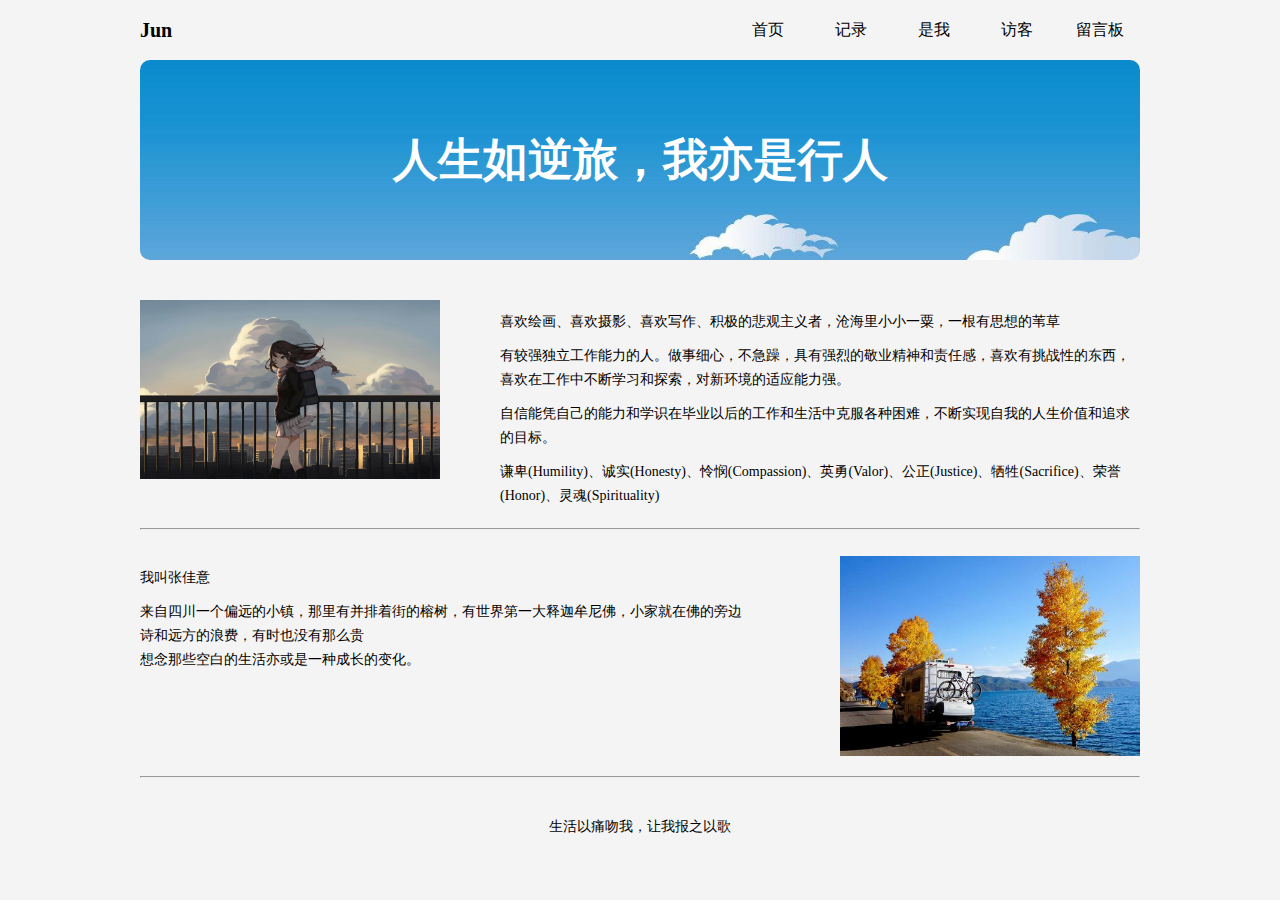
<file: geren.html>
<!DOCTYPE HTML>
<html>
<head>
<meta http-equiv="Content-Type" content="text/html; charset=utf-8">
<title>唯有孤独，恒常如新</title>
<link rel="stylesheet" href="css/css.css">
</head>
<body>
<div id="toubu">
  <div class="div_01">Jun</div>
  <div class="div_02">
    <ul>
      <li><a href="index.html">首页</a></li>
      <li><a href="wenzhang.html">记录</a></li>
      <li><a href="geren.html">是我</a></li>
      <li><a href="quanzi.html">访客</a></li>
      <li><a href="liuyan.html">留言板</a></li>
    </ul>
  </div>
</div>
<div class="inbanner">
  <h2>人生如逆旅，我亦是行人</h2>
</div>
<div id="section">
  <div class="c" > <img src="img/img_01.jpg" width="300">
    <div>
      <p>喜欢绘画、喜欢摄影、喜欢写作、积极的悲观主义者，沧海里小小一粟，一根有思想的苇草</p>
      <p>有较强独立工作能力的人。做事细心，不急躁，具有强烈的敬业精神和责任感，喜欢有挑战性的东西，喜欢在工作中不断学习和探索，对新环境的适应能力强。</p>
      <p>自信能凭自己的能力和学识在毕业以后的工作和生活中克服各种困难，不断实现自我的人生价值和追求的目标。</p>
      <p>谦卑(Humility)、诚实(Honesty)、怜悯(Compassion)、英勇(Valor)、公正(Justice)、牺牲(Sacrifice)、荣誉(Honor)、灵魂(Spirituality)</p>
    </div>
  </div>
  <hr>
  <div class="c fr" > <img src="img/lv.jpg" class="" width="300">
    <div>
      <p>我叫张佳意</p>
      <p>来自四川一个偏远的小镇，那里有并排着街的榕树，有世界第一大释迦牟尼佛，小家就在佛的旁边<br>
        诗和远方的浪费，有时也没有那么贵 <br>
        想念那些空白的生活亦或是一种成长的变化。</p>
    </div>
  </div>
  <hr>
</div>
<div id="jiaobu">
  <p>生活以痛吻我，让我报之以歌</p>
</div>
</body>
</html>
</file>
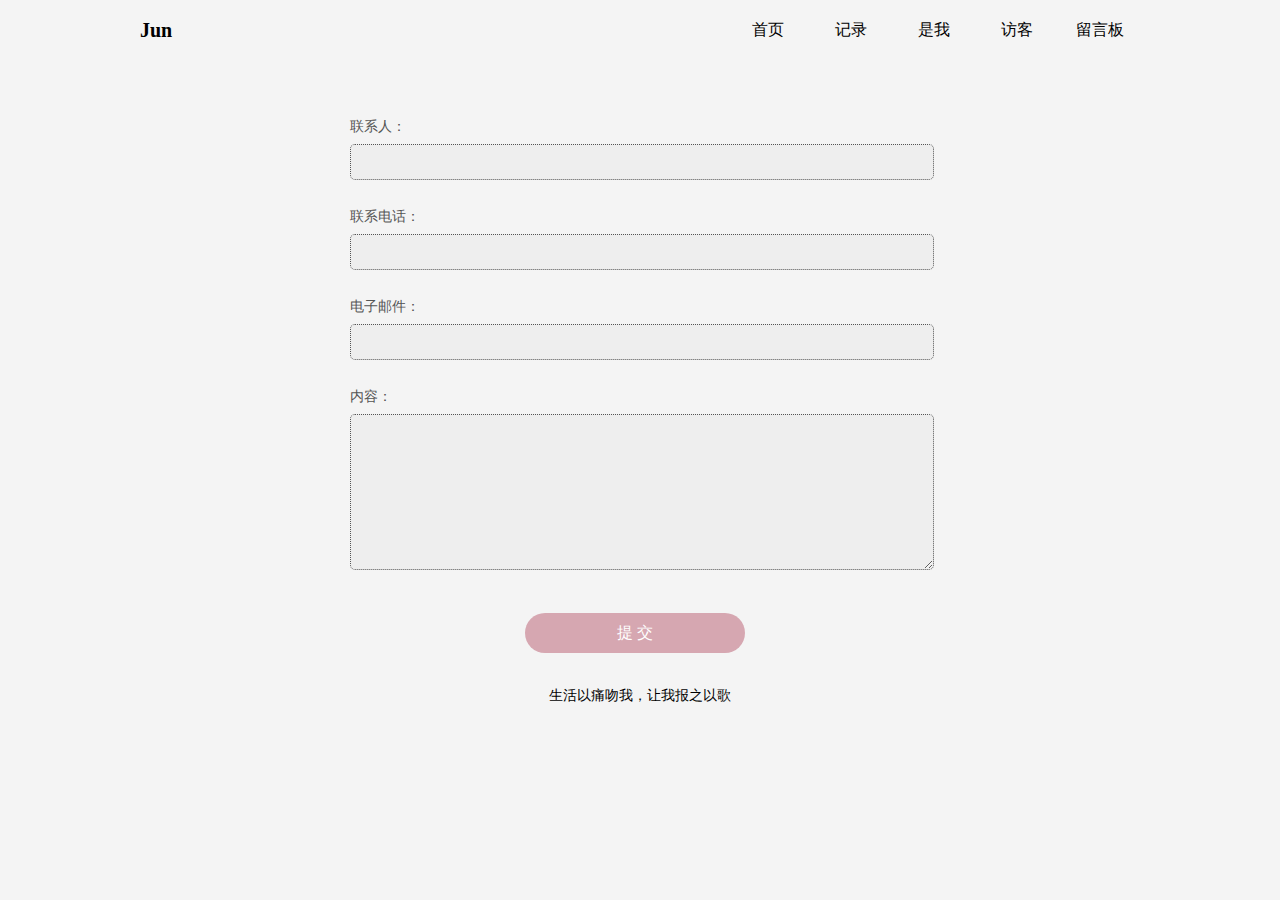
<file: liuyan.html>
<!DOCTYPE HTML>
<html>
<head>
<meta http-equiv="Content-Type" content="text/html; charset=utf-8">
<title>唯有孤独，恒常如新</title>
<link rel="stylesheet" href="css/css.css">
</head>
<body>
<div id="toubu">
  <div class="div_01">Jun</div>
  <div class="div_02">
    <ul>
      <li><a href="index.html">首页</a></li>
      <li><a href="wenzhang.html">记录</a></li>
      <li><a href="geren.html">是我</a></li>
      <li><a href="quanzi.html">访客</a></li>
      <li><a href="liuyan.html">留言板</a></li>
    </ul>
  </div>

</div>

<div id="section">
	<div class="biaodan">
  
    <div class="danbiaodan">
      <p>联系人：</p>
      <p>
        <input type="text" name="title" class="layui-input">
      </p>
    </div>
    <div class="danbiaodan">
      <p>联系电话：</p>
      <p>
        <input type="text" name="title" class="layui-input">
      </p>
    </div>
    <div class="danbiaodan">
      <p>电子邮件：</p>
      <p>
        <input type="text" name="title" class="layui-input">
      </p>
    </div>
	<div class="danbiaodan">
      <p>内容：</p>
      <p>
        <textarea type="text" name="title" class="layui-input" rows="10"></textarea>
      </p>
    </div>
  <br>
<br>

	<div class="tijiao"><button type="button">提 交</button></div>
  </div>
</div>

<div id="jiaobu">
  <p>生活以痛吻我，让我报之以歌</p>
	
</div>
</body>
</html>
</file>
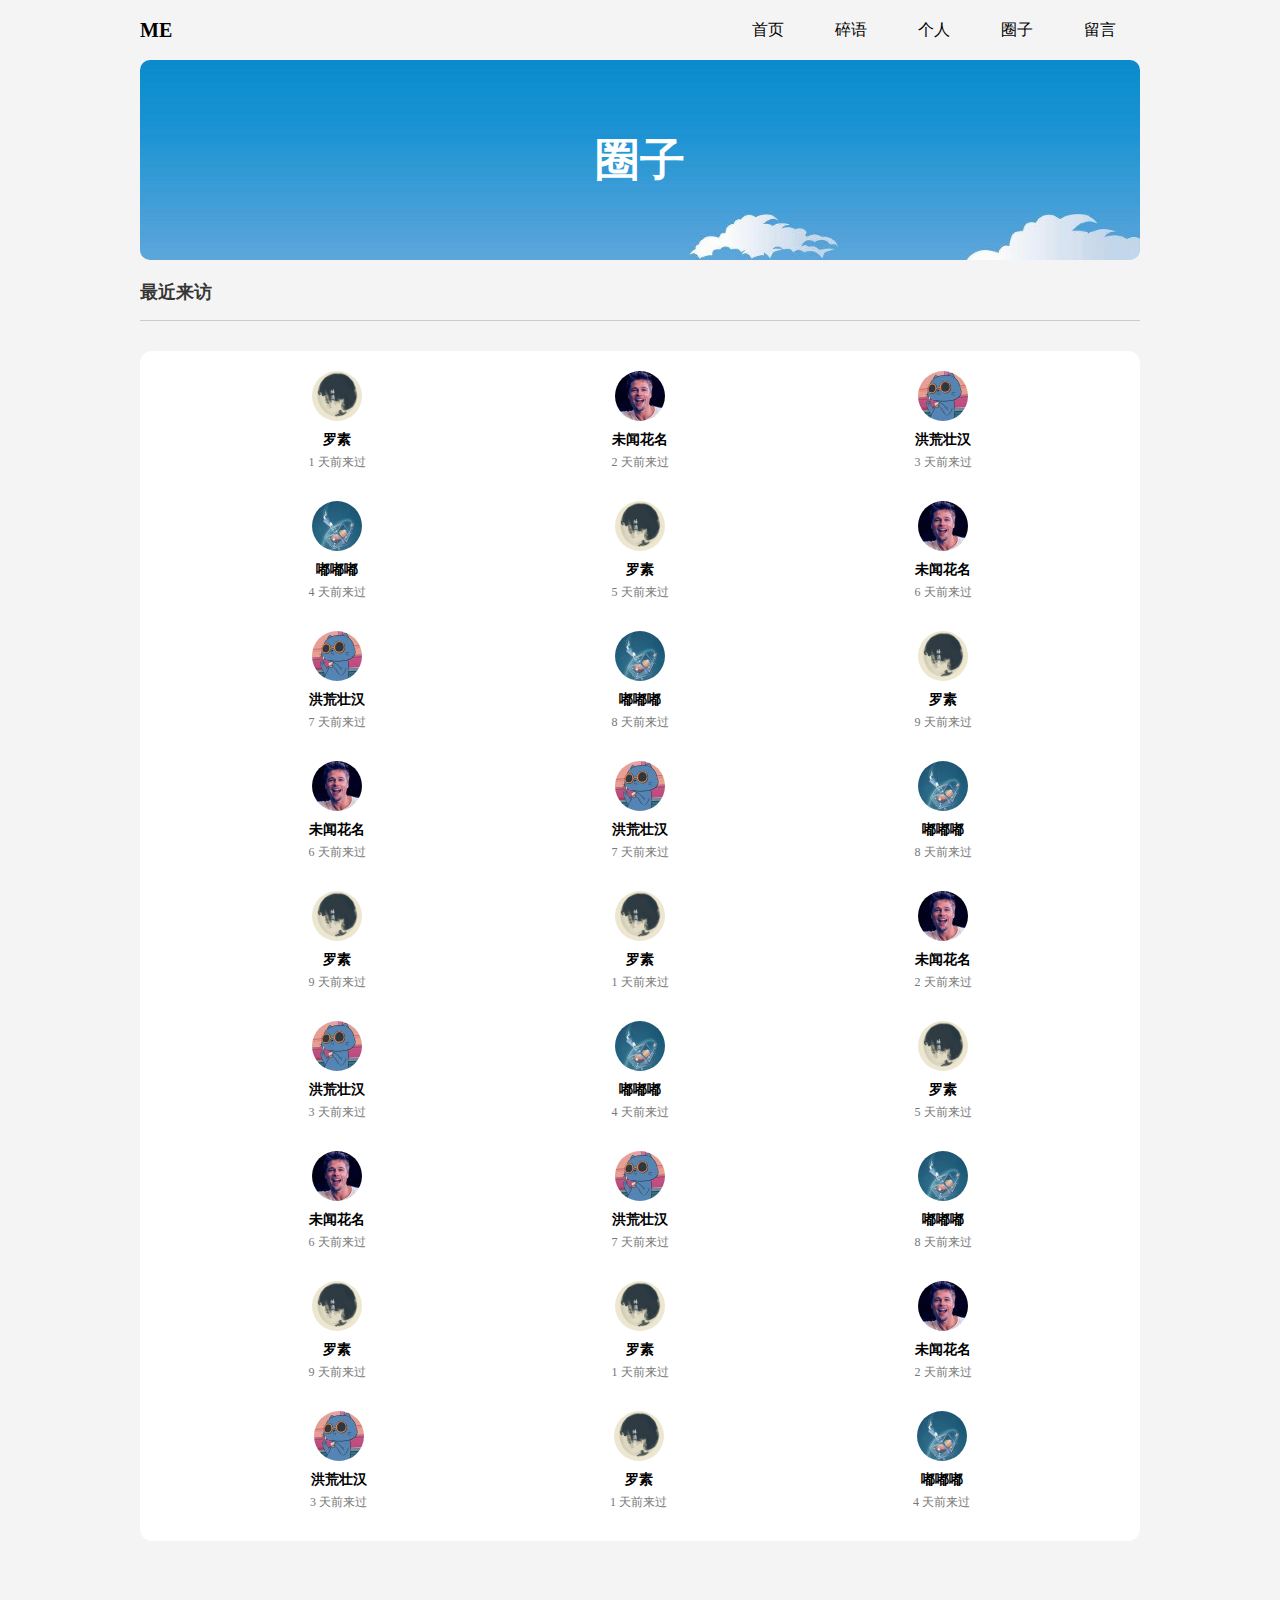
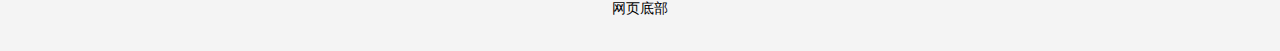
<file: quanzi.html>
<!DOCTYPE HTML>
<html>
<head>
<meta http-equiv="Content-Type" content="text/html; charset=utf-8">
<title>博客</title>
<link rel="stylesheet" href="css/css.css">
</head>
<body>
<div id="toubu">
  <div class="div_01">ME</div>
  <div class="div_02">
    <ul>
      <li><a href="index.html">首页</a></li>
      <li><a href="wenzhang.html">碎语</a></li>
      <li><a href="geren.html">个人</a></li>
      <li><a href="quanzi.html">圈子</a></li>
      <li><a href="liuyan.html">留言</a></li>
    </ul>
  </div>
</div>

<div class="inbanner">
 	<h2>圈子</h2>
</div>
<div id="section">
	
	<div class="div_right in" style="width:100%">
		<h2>最近来访</h2>
		<ul>
			<li>
				<img src="img/touxiang_01.jpg" alt="">
				<h3>罗素</h3>
				<p>1 天前来过</p>
			</li>
			<li>
				<img src="img/touxiang_02.jpg" alt="">
				<h3>未闻花名</h3>
				<p>2 天前来过</p>
			</li>
			<li>
				<img src="img/touxiang_03.jpg" alt="">
				<h3>洪荒壮汉</h3>
				<p>3 天前来过</p>
			</li>
			<li>
				<img src="img/touxiang_04.jpg" alt="">
				<h3>嘟嘟嘟</h3>
				<p>4 天前来过</p>
			</li>
			<li>
				<img src="img/touxiang_01.jpg" alt="">
				<h3>罗素</h3>
				<p>5 天前来过</p>
			</li>
			<li>
				<img src="img/touxiang_02.jpg" alt="">
				<h3>未闻花名</h3>
				<p>6 天前来过</p>
			</li>
			<li>
				<img src="img/touxiang_03.jpg" alt="">
				<h3>洪荒壮汉</h3>
				<p>7 天前来过</p>
			</li>
			<li>
				<img src="img/touxiang_04.jpg" alt="">
				<h3>嘟嘟嘟</h3>
				<p>8 天前来过</p>
			</li>
			<li>
				<img src="img/touxiang_01.jpg" alt="">
				<h3>罗素</h3>
				<p>9 天前来过</p>
			</li>
		
			<li>
				<img src="img/touxiang_02.jpg" alt="">
				<h3>未闻花名</h3>
				<p>6 天前来过</p>
			</li>
			<li>
				<img src="img/touxiang_03.jpg" alt="">
				<h3>洪荒壮汉</h3>
				<p>7 天前来过</p>
			</li>
			<li>
				<img src="img/touxiang_04.jpg" alt="">
				<h3>嘟嘟嘟</h3>
				<p>8 天前来过</p>
			</li>
			<li>
				<img src="img/touxiang_01.jpg" alt="">
				<h3>罗素</h3>
				<p>9 天前来过</p>
			</li>
				<li>
				<img src="img/touxiang_01.jpg" alt="">
				<h3>罗素</h3>
				<p>1 天前来过</p>
			</li>
			<li>
				<img src="img/touxiang_02.jpg" alt="">
				<h3>未闻花名</h3>
				<p>2 天前来过</p>
			</li>
			<li>
				<img src="img/touxiang_03.jpg" alt="">
				<h3>洪荒壮汉</h3>
				<p>3 天前来过</p>
			</li>
			<li>
				<img src="img/touxiang_04.jpg" alt="">
				<h3>嘟嘟嘟</h3>
				<p>4 天前来过</p>
			</li>
			<li>
				<img src="img/touxiang_01.jpg" alt="">
				<h3>罗素</h3>
				<p>5 天前来过</p>
			</li><li>
				<img src="img/touxiang_02.jpg" alt="">
				<h3>未闻花名</h3>
				<p>6 天前来过</p>
			</li>
			<li>
				<img src="img/touxiang_03.jpg" alt="">
				<h3>洪荒壮汉</h3>
				<p>7 天前来过</p>
			</li>
			<li>
				<img src="img/touxiang_04.jpg" alt="">
				<h3>嘟嘟嘟</h3>
				<p>8 天前来过</p>
			</li>
			<li>
				<img src="img/touxiang_01.jpg" alt="">
				<h3>罗素</h3>
				<p>9 天前来过</p>
			</li>
				<li>
				<img src="img/touxiang_01.jpg" alt="">
				<h3>罗素</h3>
				<p>1 天前来过</p>
			</li>
			<li>
				<img src="img/touxiang_02.jpg" alt="">
				<h3>未闻花名</h3>
				<p>2 天前来过</p>
			</li>
			<li>
				<img src="img/touxiang_03.jpg" alt="">
				<h3>洪荒壮汉</h3>
				<p>3 天前来过</p>
			</li><li>
				<img src="img/touxiang_01.jpg" alt="">
				<h3>罗素</h3>
				<p>1 天前来过</p>
			</li>
			<li>
				<img src="img/touxiang_04.jpg" alt="">
				<h3>嘟嘟嘟</h3>
				<p>4 天前来过</p>
			</li>
		</ul>
		
	</div>
</div>

<div id="jiaobu">
	<p>网页底部</p>
	
</div>
</body>
</html>
</file>
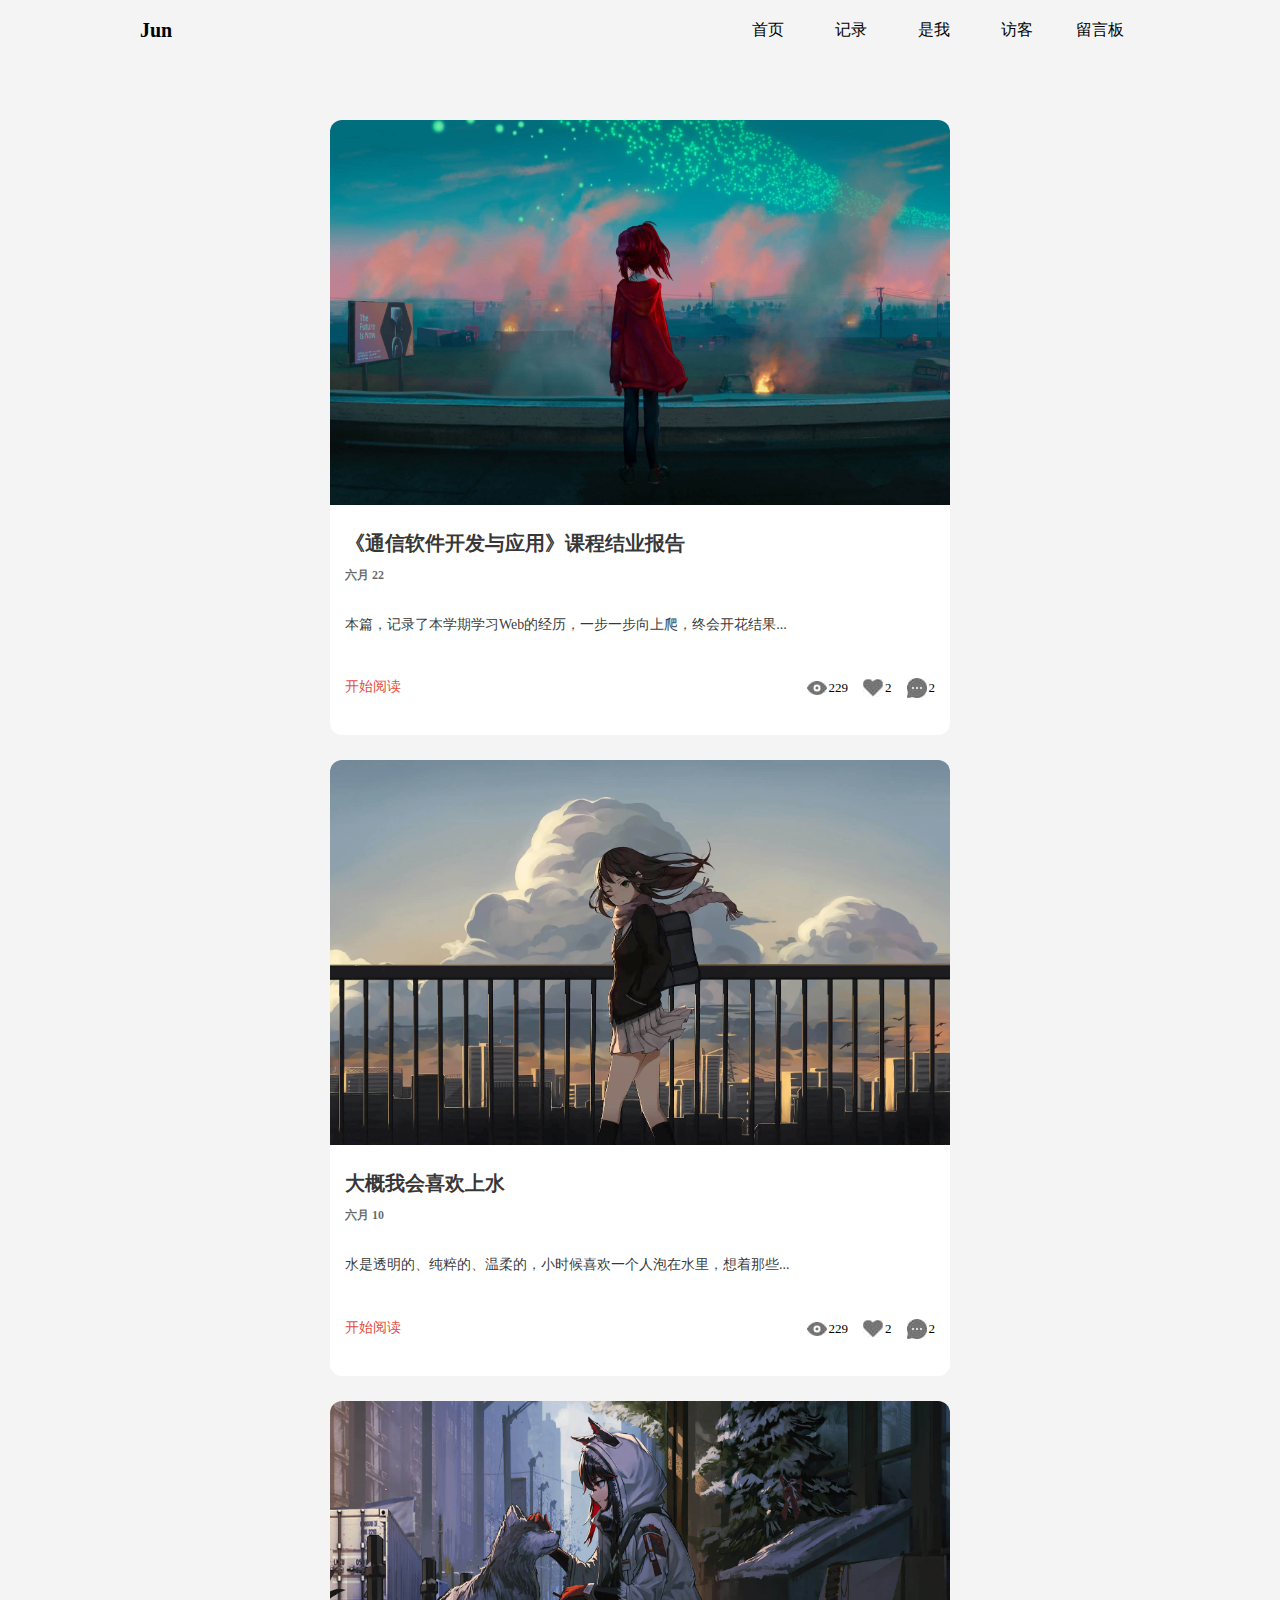
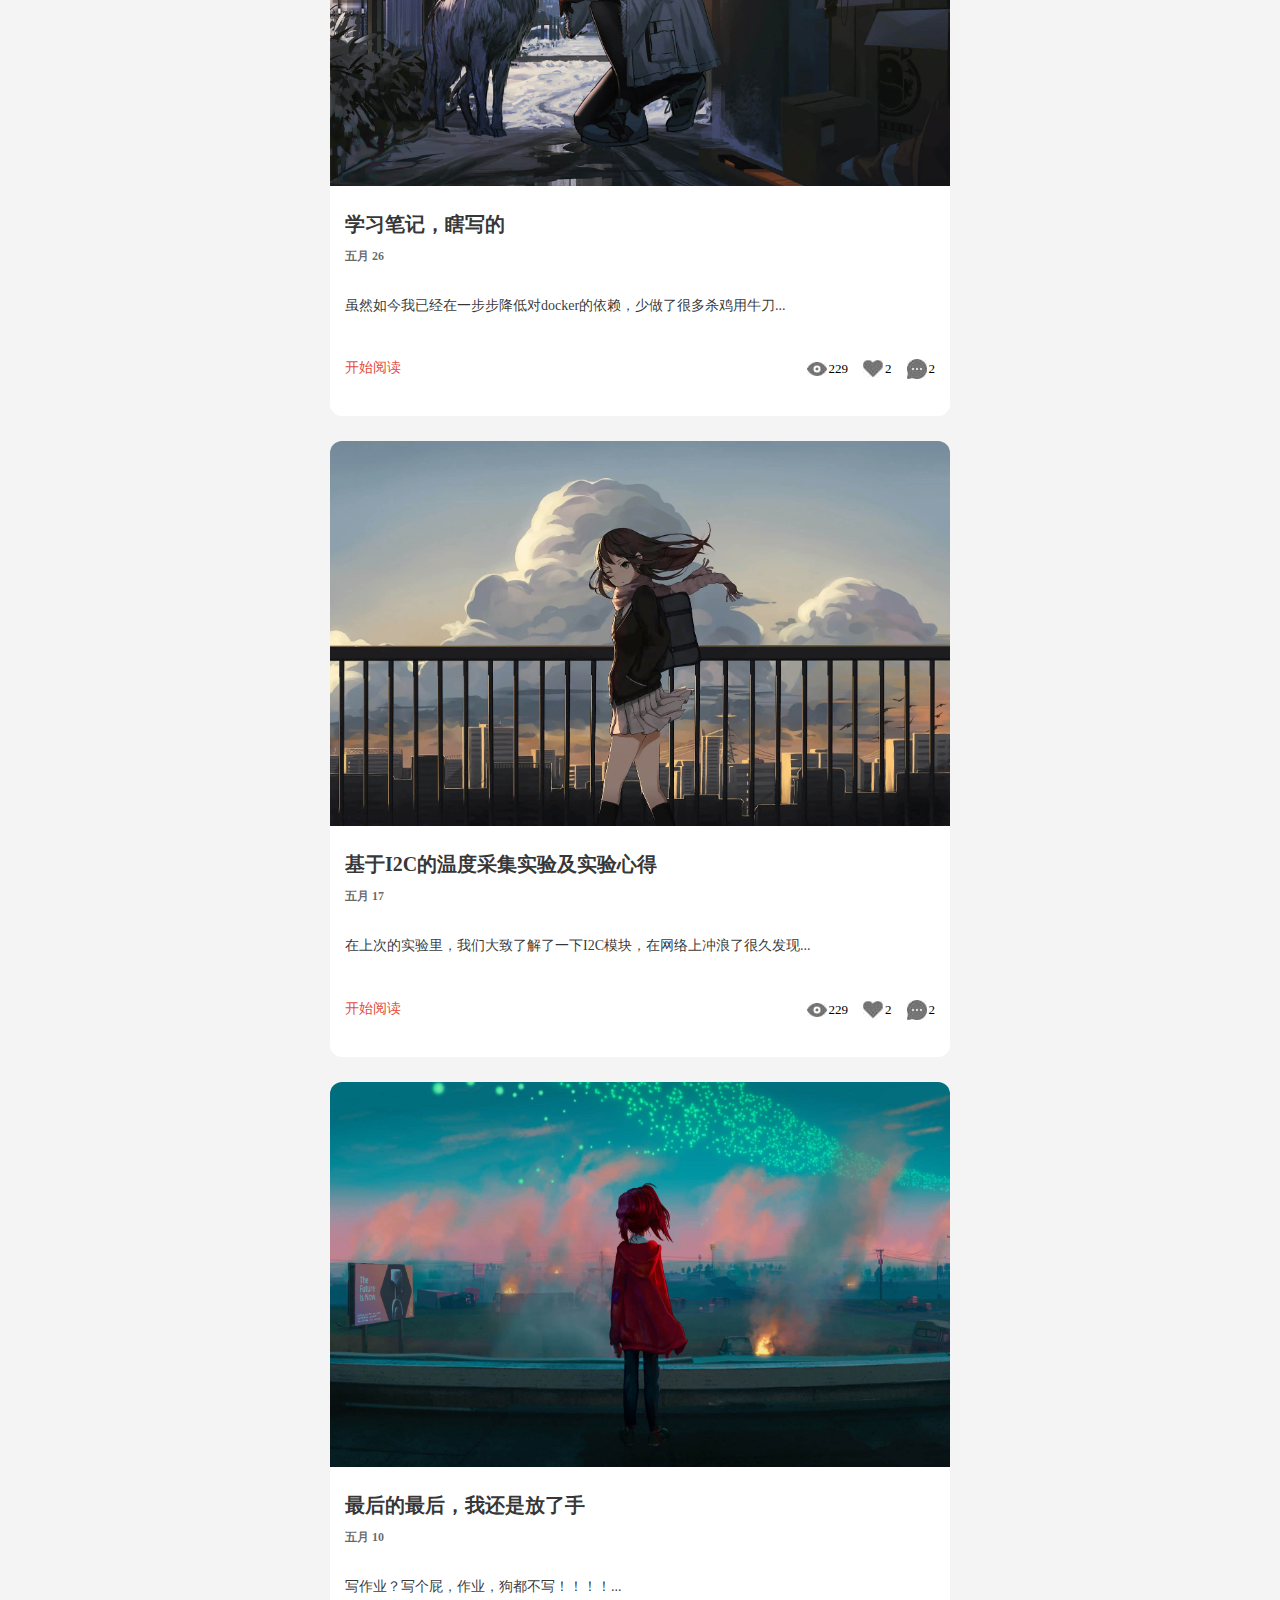
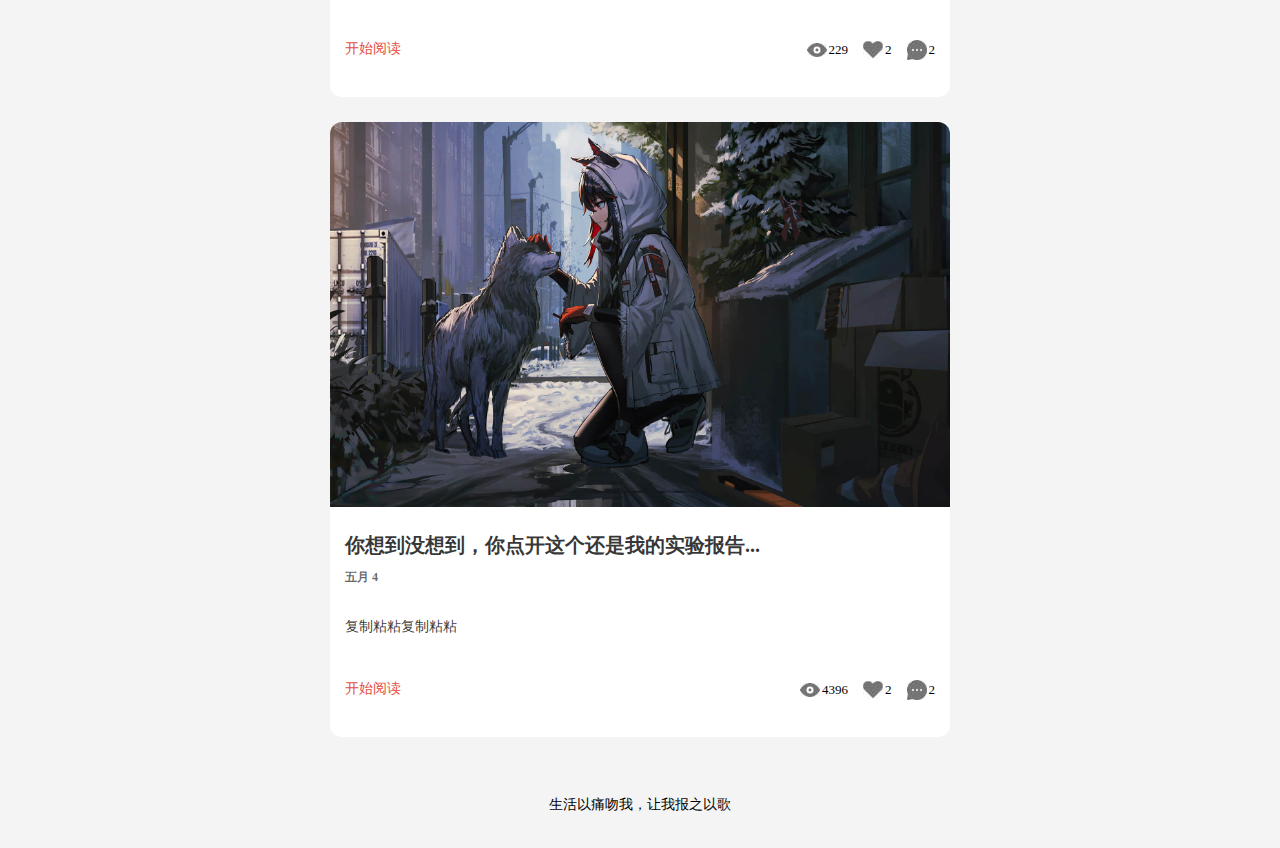
<file: wenzhang.html>
<!DOCTYPE HTML>
<html>
<head>
<meta http-equiv="Content-Type" content="text/html; charset=utf-8">
<title>唯有孤独，恒常如新</title>
<link rel="stylesheet" href="css/css.css">
</head>
<body>
<div id="toubu">
	<div class="div_01">Jun</div>
  <div class="div_02">
    <ul>
		<li><a href="index.html">首页</a></li>
		<li><a href="wenzhang.html">记录</a></li>
		<li><a href="geren.html">是我</a></li>
		<li><a href="quanzi.html">访客</a></li>
		<li><a href="liuyan.html">留言板</a></li>
    </ul>
  </div>
</div>

<div id="section">
	<div class="div_left" style="float:none; margin:0 auto; padding-top:60px">

		<div class="item">
				<a href="wxneirong.html"><div class="pic"><img src="img/img_02.jpg" alt=""></div>	</a>
			<div class="box">
				<h3>《通信软件开发与应用》课程结业报告</h3>
				<h4>六月 22</h4>
				<p>本篇，记录了本学期学习Web的经历，一步一步向上爬，终会开花结果...</p>
				<dl>
					<dt><a href="wxneirong.html">开始阅读</a></dt>
					<dd><img src="img/icon_01.jpg" alt="">229 <img src="img/icon_02.jpg" alt="">2 <img src="img/icon_03.jpg">2</dd>
				</dl>
			</div>
		</div>
	
		<div class="item">
			<a href="wxneirong.html"><div class="pic"><img src="img/img_01.jpg" alt=""></div>	</a>
			<div class="box">
				<h3>大概我会喜欢上水</h3>
                  <h4>六月 10</h4>
                  <p>水是透明的、纯粹的、温柔的，小时候喜欢一个人泡在水里，想着那些...</p>
                  <dl>
					<dt><a href="wxneirong.html">开始阅读</a></dt>
					<dd><img src="img/icon_01.jpg" alt="">229 <img src="img/icon_02.jpg" alt="">2 <img src="img/icon_03.jpg">2</dd>
				</dl>
			</div>
		</div>
		
		<div class="item">
			<a href="wxneirong.html"><div class="pic"><img src="img/img_03.jpg" alt=""></div>	</a>
			<div class="box">
				<h3>学习笔记，瞎写的</h3>
				<h4>五月 26</h4>
				<p>虽然如今我已经在一步步降低对docker的依赖，少做了很多杀鸡用牛刀...</p>
				<dl>
					<dt><a href="wxneirong.html">开始阅读</a></dt>
					<dd><img src="img/icon_01.jpg" alt="">229 <img src="img/icon_02.jpg" alt="">2 <img src="img/icon_03.jpg">2</dd>
				</dl>
			</div>
		</div>
		
		<div class="item">
			<a href="wxneirong.html"><div class="pic"><img src="img/img_01.jpg" alt=""></div>	</a>
			<div class="box">
				<h3>基于I2C的温度采集实验及实验心得</h3>
				<h4>五月 17</h4>
				<p>在上次的实验里，我们大致了解了一下I2C模块，在网络上冲浪了很久发现...</p>
				<dl>
					<dt><a href="wxneirong.html">开始阅读</a></dt>
					<dd><img src="img/icon_01.jpg" alt="">229 <img src="img/icon_02.jpg" alt="">2 <img src="img/icon_03.jpg">2</dd>
				</dl>
			</div>
		</div>
		
		<div class="item">
			<a href="wxneirong.html"><div class="pic"><img src="img/img_02.jpg" alt=""></div>	</a>
			<div class="box">
				<h3>最后的最后，我还是放了手</h3>
				<h4>五月 10</h4>
				<p>写作业？写个屁，作业，狗都不写！！！！...</p>
				<dl>
					<dt><a href="wxneirong.html">开始阅读</a></dt>
					<dd><img src="img/icon_01.jpg" alt="">229 <img src="img/icon_02.jpg" alt="">2 <img src="img/icon_03.jpg">2</dd>
				</dl>
			</div>
		</div>
		
		<div class="item">
			<a href="wxneirong.html"><div class="pic"><img src="img/img_03.jpg" alt=""></div>	</a>
			<div class="box">
				<h3>你想到没想到，你点开这个还是我的实验报告...</h3>
				<h4>五月 4</h4>
				<p>复制粘粘复制粘粘</p>
				<dl>
					<dt><a href="wxneirong.html">开始阅读</a></dt>
					<dd><img src="img/icon_01.jpg" alt="">4396 <img src="img/icon_02.jpg" alt="">2 <img src="img/icon_03.jpg">2</dd>
				</dl>
			</div>
		</div>
		
		
	</div>
	
</div>

<div id="jiaobu">
	<p>生活以痛吻我，让我报之以歌</p>
	
</div>
</body>
</html>
</file>
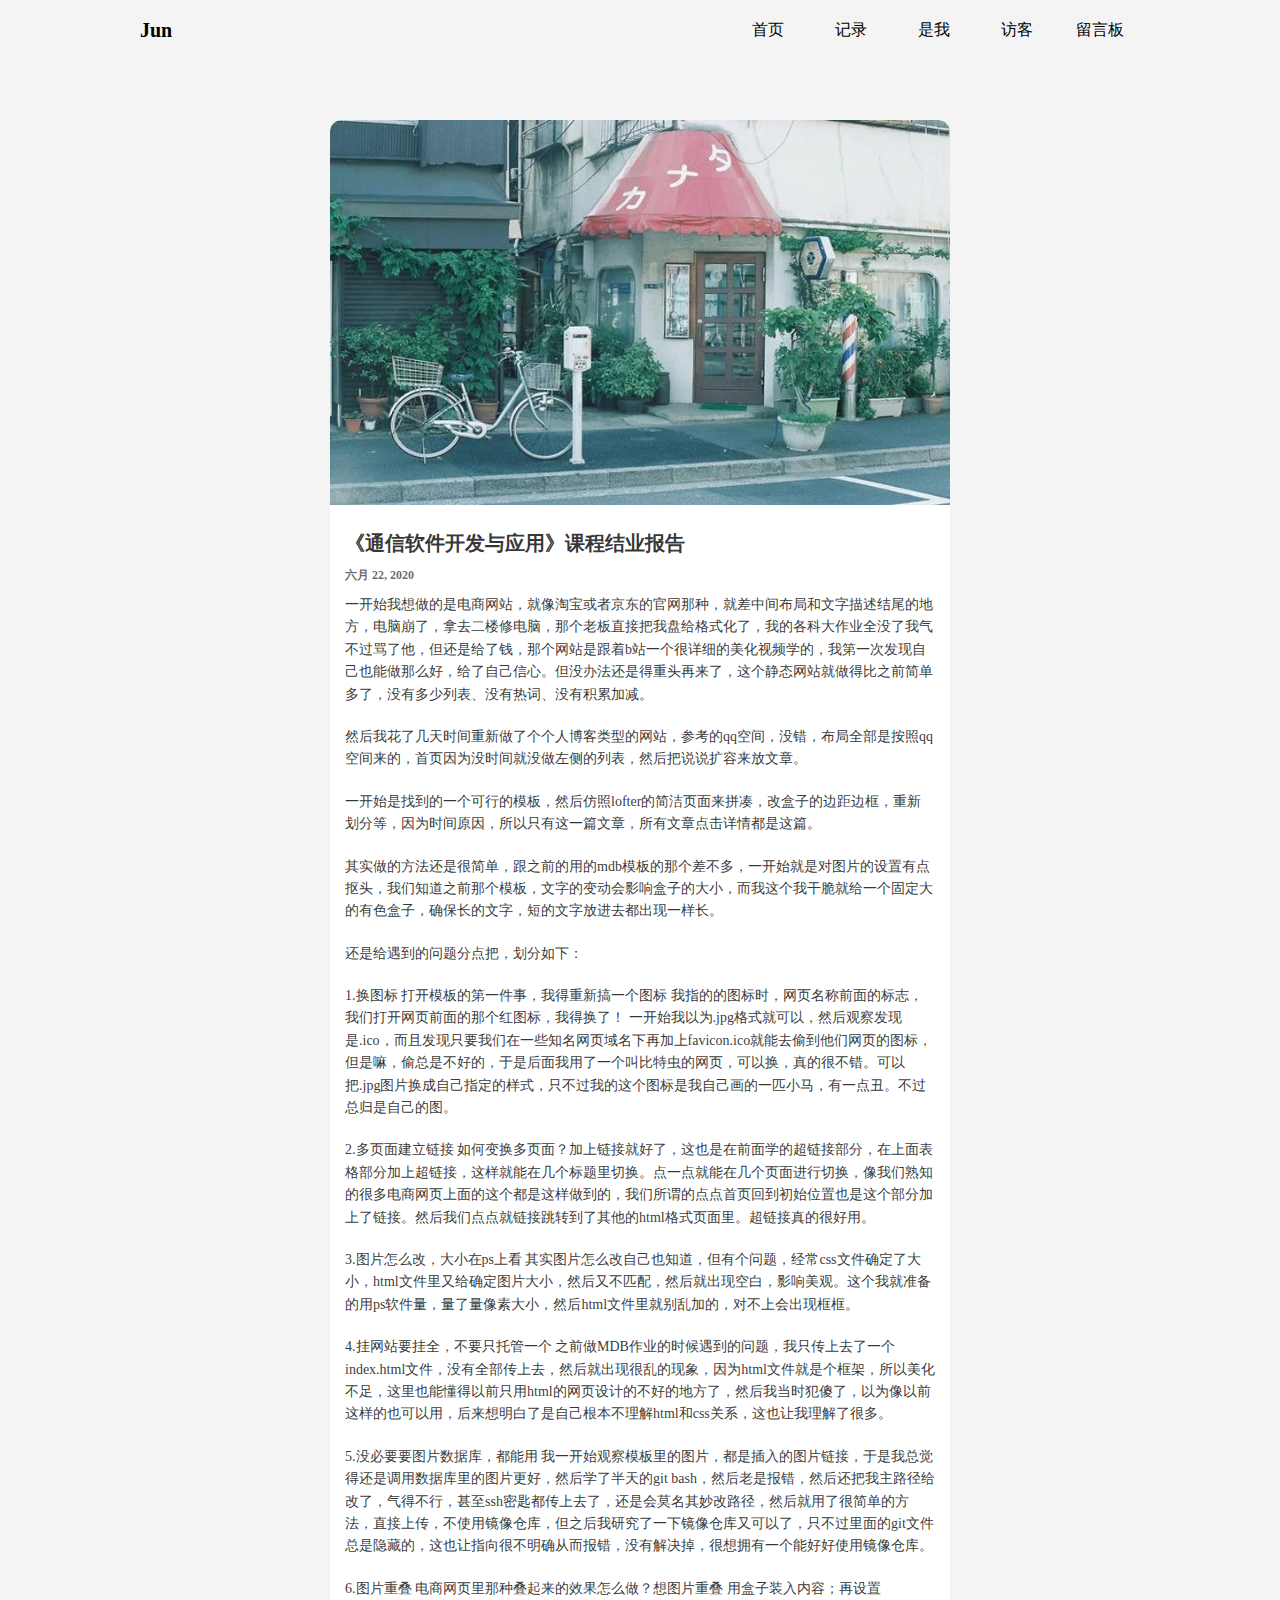
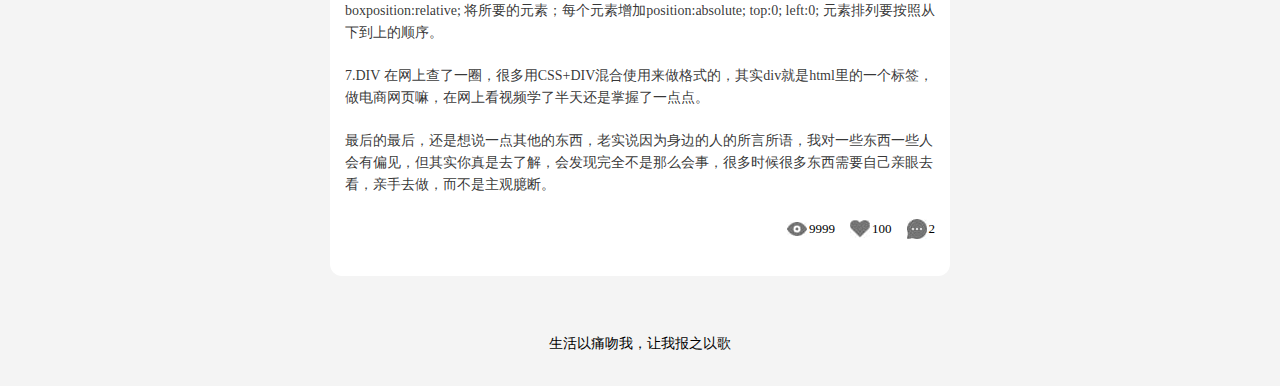
<file: wxneirong.html>
<!DOCTYPE HTML>
<html>
<head>
<meta http-equiv="Content-Type" content="text/html; charset=utf-8">
<title>唯有孤独，恒常如新</title>
<link rel="stylesheet" href="css/css.css">
</head>
<body>
<div id="toubu">
	<div class="div_01">Jun</div>
  <div class="div_02">
    <ul>
		<li><a href="index.html">首页</a></li>
		<li><a href="wenzhang.html">记录</a></li>
		<li><a href="geren.html">是我</a></li>
		<li><a href="quanzi.html">访客</a></li>
		<li><a href="liuyan.html">留言板</a></li>
    </ul>
  </div>
</div>


<div id="section">
	<div class="div_left" style="float:none; margin:0 auto; padding-top:60px">
	
		<div class="item ww">
			<div class="pic"><img src="img/f.webp.jpg" alt=""></div>
			<div class="box">
				<h3>《通信软件开发与应用》课程结业报告</h3>
				<h4>六月 22, 2020</h4>
				<p>一开始我想做的是电商网站，就像淘宝或者京东的官网那种，就差中间布局和文字描述结尾的地方，电脑崩了，拿去二楼修电脑，那个老板直接把我盘给格式化了，我的各科大作业全没了我气不过骂了他，但还是给了钱，那个网站是跟着b站一个很详细的美化视频学的，我第一次发现自己也能做那么好，给了自己信心。但没办法还是得重头再来了，这个静态网站就做得比之前简单多了，没有多少列表、没有热词、没有积累加减。</p>
				<p>然后我花了几天时间重新做了个个人博客类型的网站，参考的qq空间，没错，布局全部是按照qq空间来的，首页因为没时间就没做左侧的列表，然后把说说扩容来放文章。</p>
				<p>一开始是找到的一个可行的模板，然后仿照lofter的简洁页面来拼凑，改盒子的边距边框，重新划分等，因为时间原因，所以只有这一篇文章，所有文章点击详情都是这篇。</p>
				<p>其实做的方法还是很简单，跟之前的用的mdb模板的那个差不多，一开始就是对图片的设置有点抠头，我们知道之前那个模板，文字的变动会影响盒子的大小，而我这个我干脆就给一个固定大的有色盒子，确保长的文字，短的文字放进去都出现一样长。</p>
				<p>还是给遇到的问题分点把，划分如下：</p>
				<p>1.换图标
					打开模板的第一件事，我得重新搞一个图标
					我指的的图标时，网页名称前面的标志，我们打开网页前面的那个红图标，我得换了！
					一开始我以为.jpg格式就可以，然后观察发现是.ico，而且发现只要我们在一些知名网页域名下再加上favicon.ico就能去偷到他们网页的图标，但是嘛，偷总是不好的，于是后面我用了一个叫比特虫的网页，可以换，真的很不错。可以把.jpg图片换成自己指定的样式，只不过我的这个图标是我自己画的一匹小马，有一点丑。不过总归是自己的图。</>

				<p>2.多页面建立链接
					如何变换多页面？加上链接就好了，这也是在前面学的超链接部分，在上面表格部分加上超链接，这样就能在几个标题里切换。点一点就能在几个页面进行切换，像我们熟知的很多电商网页上面的这个都是这样做到的，我们所谓的点点首页回到初始位置也是这个部分加上了链接。然后我们点点就链接跳转到了其他的html格式页面里。超链接真的很好用。
					</p>
				<p>3.图片怎么改，大小在ps上看
					其实图片怎么改自己也知道，但有个问题，经常css文件确定了大小，html文件里又给确定图片大小，然后又不匹配，然后就出现空白，影响美观。这个我就准备的用ps软件量，量了量像素大小，然后html文件里就别乱加的，对不上会出现框框。
					</p>
				<p>	4.挂网站要挂全，不要只托管一个
					之前做MDB作业的时候遇到的问题，我只传上去了一个index.html文件，没有全部传上去，然后就出现很乱的现象，因为html文件就是个框架，所以美化不足，这里也能懂得以前只用html的网页设计的不好的地方了，然后我当时犯傻了，以为像以前这样的也可以用，后来想明白了是自己根本不理解html和css关系，这也让我理解了很多。
					</p>
				<p>	5.没必要要图片数据库，都能用
					我一开始观察模板里的图片，都是插入的图片链接，于是我总觉得还是调用数据库里的图片更好，然后学了半天的git bash，然后老是报错，然后还把我主路径给改了，气得不行，甚至ssh密匙都传上去了，还是会莫名其妙改路径，然后就用了很简单的方法，直接上传，不使用镜像仓库，但之后我研究了一下镜像仓库又可以了，只不过里面的git文件总是隐藏的，这也让指向很不明确从而报错，没有解决掉，很想拥有一个能好好使用镜像仓库。
					</p>
				<p>	6.图片重叠
					电商网页里那种叠起来的效果怎么做？想图片重叠
					用盒子装入内容；再设置boxposition:relative;
					将所要的元素；每个元素增加position:absolute; top:0; left:0;
					元素排列要按照从下到上的顺序。
				</p>
					<p>7.DIV 
					在网上查了一圈，很多用CSS+DIV混合使用来做格式的，其实div就是html里的一个标签，做电商网页嘛，在网上看视频学了半天还是掌握了一点点。</p>
					<p>最后的最后，还是想说一点其他的东西，老实说因为身边的人的所言所语，我对一些东西一些人会有偏见，但其实你真是去了解，会发现完全不是那么会事，很多时候很多东西需要自己亲眼去看，亲手去做，而不是主观臆断。</p>
					<dl>
					<dt></dt>
					<dd><img src="img/icon_01.jpg" alt="">9999 <img src="img/icon_02.jpg" alt="">100 <img src="img/icon_03.jpg">2</dd>
				</dl>
			</div>
		</div>
		
	</div>
	
</div>

<div id="jiaobu">
	<p>生活以痛吻我，让我报之以歌</p>
	
</div>
</body>
</html>
</file>
<file: css/css.css>
@charset "utf-8";
body,h1,h2,h3,h4,ul,ol,p{margin: 0; padding: 0;}
body {background-color: #f4f4f4; font-family: "Microsoft YaHei"; font-size: 12px;}
ul,ol {list-style: outside none none;}
a {text-decoration: none;}

#toubu{width: 1000px; height: 60px; overflow: hidden; margin: 0 auto; display: flex; justify-content: space-between;}
#toubu .div_01{line-height: 60px; font-size: 20px; font-weight: bold;}
#toubu .div_02 ul li{ display: inline-block; line-height: 60px;}
#toubu .div_02 ul li a{ display: block; width: 80px; line-height: 60px; color: #000; font-size: 16px; text-align: center;}
#toubu .div_02 ul li a:hover{ background: #cfcfcf;}
#toubu .div_03{line-height: 60px;}
#toubu .div_03 a{ display: inline-block; font-size: 16px; width: 50px; line-height: 60px; text-align: center; color: #000;}

#tupian{width: 1000px; height: 500px; overflow: hidden; margin: 0 auto 40px;}
#tupian img{width: 100%; height: 500px;}

#section{width: 1000px; height: auto; overflow: hidden; margin: 0 auto;}
#section .div_left{width: 620px; height: auto; float: left;}
#section .div_left h2{width:620px; height: 40px; border-bottom: 1px solid #ccc; margin-bottom: 30px; color: rgba(0,0,0,.8);}
#section .div_left .item{border-radius: 12px; background: #fff; margin-bottom: 25px; overflow: hidden;}
#section .div_left .item div.pic{width: 620px; height: 385px; overflow: hidden;}
#section .div_left .item div.pic img{width: 620px; height: 385px; transition: all 0.4s linear;}
#section .div_left .item div.pic:hover img{ transform: scale(1.1);}

#section .div_left .item .box{width: 590px; margin: 0 auto; padding: 25px 0;}
#section .div_left .item h3{ font-size: 20px; color: rgba(0,0,0,.8);}
#section .div_left .item h4{font-size: 12px; color: rgba(0,0,0,.6); padding-top: 10px;}
#section .div_left .item p{ font-size: 14px; color: rgba(0,0,0,.8); line-height: 1.6; padding: 30px 0;}
#section .div_left .ww p{ padding:10px 0}
#section .div_left .item a{ font-size: 14px; color: #e54d42;}
#section .div_left .item dl{ display: flex; justify-content: space-between;}
#section .div_left .item dl dd{ display: flex; align-items: center; font-size: 13px;}
#section .div_left .item dl dd img{padding:0 2px 0 15px;}
#section .div_left .btn{width: 100%; height: auto; padding: 20px 0; overflow: hidden; text-align: center;}
#section .div_left .btn a{ display: inline-block; width: 100px; height: 36px; line-height: 36px; border-radius: 36px; font-size: 14px; color: #fff; background: #0478BE;}

#section .div_right{width: 345px; height: auto; float: right;}
#section .div_right h2{height: 40px; border-bottom: 1px solid #ccc; margin-bottom: 30px; color: rgba(0,0,0,.8);}
#section .div_right ul{width: 100%; height: auto; overflow: hidden; margin-bottom: 25px; background: #fff; border-radius: 12px; text-align: center; padding-top: 20px;}
#section .div_right ul li{ display:inline-block; width: 100px; height: auto; padding-bottom: 30px;}
#section .div_right ul li img{width: 50px; height: 50px; border-radius: 100%;}
#section .div_right ul li h3{ padding: 5px 0;}
#section .div_right ul li p{color: #777;}
#section .div_right .btn a{ display: block; width: 100%; margin-bottom: 10px; text-align: center; line-height: 38px; border-radius: 5px; background: #e54d42; color: #fff; font-size: 14px;}
#section .div_right .btn a:last-child{ background:#0478be;}

#jiaobu{width: 100%; height: auto; overflow: hidden; text-align: center; font-size:14px; padding: 30px 0;}
#jiaobu p{ line-height: 1.8;}
#jiaobu p img{ vertical-align: middle; margin-right: 10px;}

.inbanner{ line-height:200px; color:#fff; font-size:30px; text-align:center; height:200px; background:url(../img/a.jpg) no-repeat; background-size:cover; width:1000px; margin:20px auto; margin-top:0; border-radius:10px;  color:#fff;}

#section .div_right.in ul li{ width:300px}
.biaodan{ width:100%; margin-left:210px; height:auto; margin-top:50px; }
.danbiaodan{ width:100%; margin-top:20px; }
.danbiaodan p{ width:100%; font-size:14px; line-height:34px; color:#555555}
.layui-input{ width:578px; min-height:32px; border:1px dotted #555555; background:#eeeeee; border-radius:5px;}
.tijiao{ width:220px; height:40px; }
.tijiao button{background-color:#d6a7b1; text-align:center; width:220px; margin-left:175px; height:40px; border-radius:20px; font-size:16px; color:#FFFFFF; border:none}
.c { float:left; margin:20px 0; width:100%; font-size:14px; line-height:24px ;}
.c img{ float:left; width:300px}
.c.fr img{ float:right}
.c div{ float:right; width:640px}
.c div p{ text-indent:0; margin-top:10px}
.fr div{ float:left}

#banner{width:1200px;height: 500px;margin: 0px auto;position: relative;}
#banner #play{width:1200px;height: 500px;list-style: none;position:absolute;top:0px;left:0px;}
#banner #play li{display: none;position:absolute;top:0px;left:0px;}
#banner #play li img{ border-radius:10px;float: left;}
#button{position: absolute;bottom:20px;left:470px;list-style: none;}
#button li{margin-left: 10px;float: left;}
#button li div{width:12px;height: 12px;background:#DDDDDD;border-radius: 6px;cursor: pointer;}
</file>
